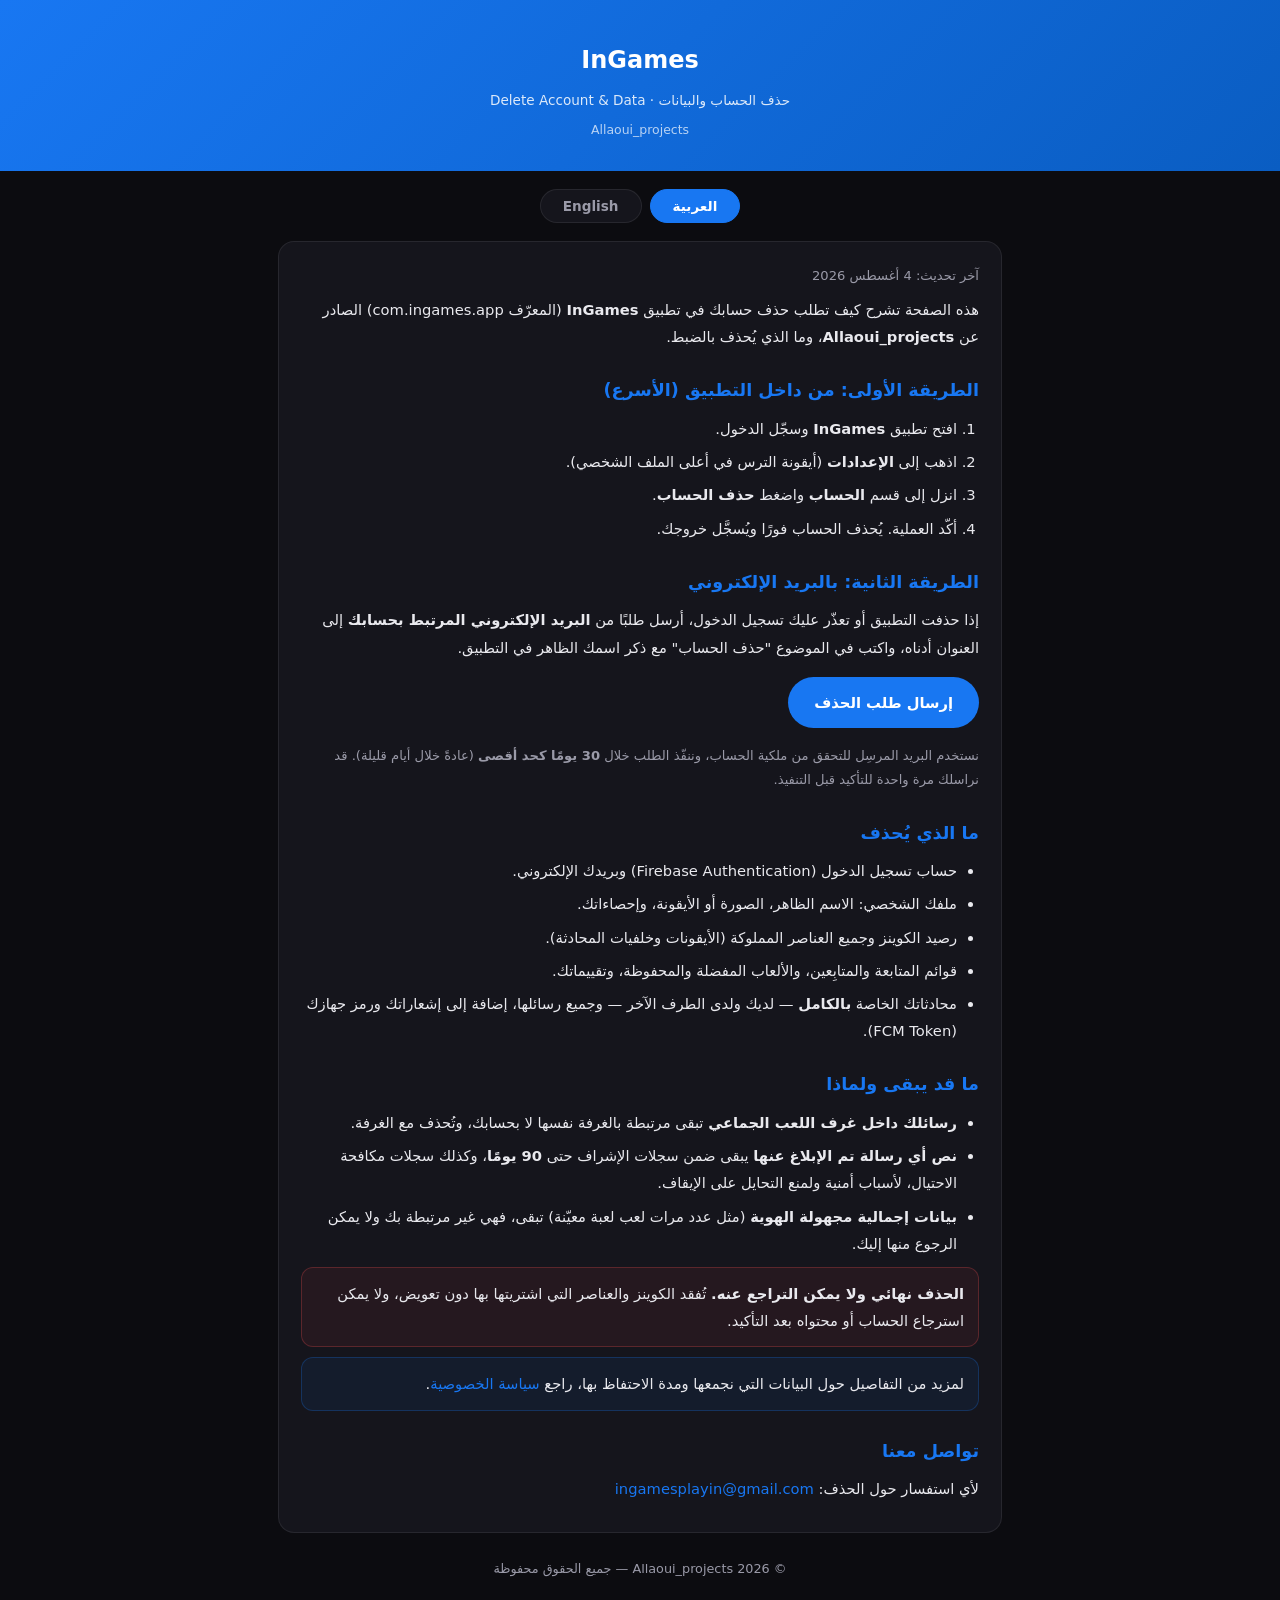
<file: delete-account.html>
<!DOCTYPE html>
<html lang="ar" dir="rtl">
<head>
<meta charset="UTF-8">
<meta name="viewport" content="width=device-width, initial-scale=1.0">
<title>حذف الحساب — InGames | Delete Account</title>
<link rel="icon" type="image/jpeg" href="assets/favicon.jpg">
<link rel="apple-touch-icon" href="assets/favicon.jpg">
<style>
  :root{
    --blue:#1877F2;
    --blue-dark:#0A5DC2;
    --bg:#0c0c10;
    --card:#15151c;
    --text:#e9e9ee;
    --muted:#9a9aa8;
    --border:rgba(255,255,255,.08);
    --danger:#E5484D;
  }
  *{margin:0;padding:0;box-sizing:border-box}
  body{
    background:var(--bg);
    color:var(--text);
    font-family:'Cairo','Segoe UI',system-ui,-apple-system,sans-serif;
    line-height:1.85;
    padding:0 0 60px;
  }
  .hero{
    background:linear-gradient(135deg,var(--blue),var(--blue-dark));
    padding:38px 22px 30px;
    text-align:center;
  }
  .hero h1{font-size:1.5rem;font-weight:800;color:#fff;margin-bottom:6px}
  .hero .sub{color:rgba(255,255,255,.85);font-size:.85rem}
  .hero .dev{color:rgba(255,255,255,.7);font-size:.78rem;margin-top:4px}
  .wrap{max-width:760px;margin:0 auto;padding:0 18px}
  .lang-toggle{display:flex;gap:8px;justify-content:center;margin:18px 0}
  .lang-toggle button{
    background:var(--card);color:var(--muted);border:1px solid var(--border);
    border-radius:999px;padding:8px 22px;font-family:inherit;font-size:.85rem;
    font-weight:700;cursor:pointer;transition:all .2s;
  }
  .lang-toggle button.active{background:var(--blue);color:#fff;border-color:var(--blue)}
  section.doc{display:none}
  section.doc.active{display:block}
  .card{
    background:var(--card);border:1px solid var(--border);
    border-radius:16px;padding:22px;margin-top:16px;
  }
  h2{font-size:1.1rem;color:var(--blue);font-weight:800;margin:24px 0 8px}
  h2:first-child{margin-top:0}
  p,li{color:var(--text);font-size:.92rem;margin-bottom:8px}
  ul,ol{padding-inline-start:22px;margin-bottom:8px}
  li{margin-bottom:6px}
  .muted{color:var(--muted);font-size:.82rem}
  .note{
    background:rgba(24,119,242,.08);border:1px solid rgba(24,119,242,.25);
    border-radius:12px;padding:12px 14px;margin:10px 0;
  }
  .warn{
    background:rgba(229,72,77,.08);border:1px solid rgba(229,72,77,.28);
    border-radius:12px;padding:12px 14px;margin:10px 0;
  }
  .note p:last-child,.warn p:last-child{margin-bottom:0}
  .btn{
    display:inline-block;background:var(--blue);color:#fff;font-weight:800;
    padding:12px 26px;border-radius:999px;margin:8px 0;font-size:.92rem;
  }
  .btn:hover{background:var(--blue-dark);text-decoration:none}
  a{color:var(--blue);text-decoration:none}
  a:hover{text-decoration:underline}
  .updated{text-align:center;color:var(--muted);font-size:.8rem;margin-top:24px}
  [dir="ltr"]{text-align:left}
</style>
</head>
<body>

<div class="hero">
  <h1>InGames</h1>
  <div class="sub">حذف الحساب والبيانات · Delete Account &amp; Data</div>
  <div class="dev">Allaoui_projects</div>
</div>

<div class="wrap">
  <div class="lang-toggle">
    <button id="btn-ar" class="active" onclick="setLang('ar')">العربية</button>
    <button id="btn-en" onclick="setLang('en')">English</button>
  </div>

  <!-- ════════════ ARABIC ════════════ -->
  <section class="doc active" id="doc-ar" dir="rtl">
    <div class="card">
      <p class="muted">آخر تحديث: 4 أغسطس 2026</p>
      <p>هذه الصفحة تشرح كيف تطلب حذف حسابك في تطبيق <strong>InGames</strong> (المعرّف <span dir="ltr">com.ingames.app</span>) الصادر عن <strong>Allaoui_projects</strong>، وما الذي يُحذف بالضبط.</p>

      <h2>الطريقة الأولى: من داخل التطبيق (الأسرع)</h2>
      <ol>
        <li>افتح تطبيق <strong>InGames</strong> وسجّل الدخول.</li>
        <li>اذهب إلى <strong>الإعدادات</strong> (أيقونة الترس في أعلى الملف الشخصي).</li>
        <li>انزل إلى قسم <strong>الحساب</strong> واضغط <strong>حذف الحساب</strong>.</li>
        <li>أكّد العملية. يُحذف الحساب فورًا ويُسجَّل خروجك.</li>
      </ol>

      <h2>الطريقة الثانية: بالبريد الإلكتروني</h2>
      <p>إذا حذفت التطبيق أو تعذّر عليك تسجيل الدخول، أرسل طلبًا من <strong>البريد الإلكتروني المرتبط بحسابك</strong> إلى العنوان أدناه، واكتب في الموضوع "حذف الحساب" مع ذكر اسمك الظاهر في التطبيق.</p>
      <p><a class="btn" href="mailto:ingamesplayin@gmail.com?subject=%D8%B7%D9%84%D8%A8%20%D8%AD%D8%B0%D9%81%20%D8%A7%D9%84%D8%AD%D8%B3%D8%A7%D8%A8%20-%20InGames">إرسال طلب الحذف</a></p>
      <p class="muted">نستخدم البريد المرسِل للتحقق من ملكية الحساب، وننفّذ الطلب خلال <strong>30 يومًا كحد أقصى</strong> (عادةً خلال أيام قليلة). قد نراسلك مرة واحدة للتأكيد قبل التنفيذ.</p>

      <h2>ما الذي يُحذف</h2>
      <ul>
        <li>حساب تسجيل الدخول (Firebase Authentication) وبريدك الإلكتروني.</li>
        <li>ملفك الشخصي: الاسم الظاهر، الصورة أو الأيقونة، وإحصاءاتك.</li>
        <li>رصيد الكوينز وجميع العناصر المملوكة (الأيقونات وخلفيات المحادثة).</li>
        <li>قوائم المتابعة والمتابِعين، والألعاب المفضلة والمحفوظة، وتقييماتك.</li>
        <li>محادثاتك الخاصة <strong>بالكامل</strong> — لديك ولدى الطرف الآخر — وجميع رسائلها، إضافة إلى إشعاراتك ورمز جهازك (FCM Token).</li>
      </ul>

      <h2>ما قد يبقى ولماذا</h2>
      <ul>
        <li><strong>رسائلك داخل غرف اللعب الجماعي</strong> تبقى مرتبطة بالغرفة نفسها لا بحسابك، وتُحذف مع الغرفة.</li>
        <li><strong>نص أي رسالة تم الإبلاغ عنها</strong> يبقى ضمن سجلات الإشراف حتى <strong>90 يومًا</strong>، وكذلك سجلات مكافحة الاحتيال، لأسباب أمنية ولمنع التحايل على الإيقاف.</li>
        <li><strong>بيانات إجمالية مجهولة الهوية</strong> (مثل عدد مرات لعب لعبة معيّنة) تبقى، فهي غير مرتبطة بك ولا يمكن الرجوع منها إليك.</li>
      </ul>

      <div class="warn">
        <p><strong>الحذف نهائي ولا يمكن التراجع عنه.</strong> تُفقد الكوينز والعناصر التي اشتريتها بها دون تعويض، ولا يمكن استرجاع الحساب أو محتواه بعد التأكيد.</p>
      </div>

      <div class="note">
        <p>لمزيد من التفاصيل حول البيانات التي نجمعها ومدة الاحتفاظ بها، راجع <a href="privacy.html">سياسة الخصوصية</a>.</p>
      </div>

      <h2>تواصل معنا</h2>
      <p>لأي استفسار حول الحذف: <a href="mailto:ingamesplayin@gmail.com">ingamesplayin@gmail.com</a></p>
    </div>
    <p class="updated">© 2026 Allaoui_projects — جميع الحقوق محفوظة</p>
  </section>

  <!-- ════════════ ENGLISH ════════════ -->
  <section class="doc" id="doc-en" dir="ltr">
    <div class="card">
      <p class="muted">Last updated: August 4, 2026</p>
      <p>This page explains how to request deletion of your account in the <strong>InGames</strong> app (package <span dir="ltr">com.ingames.app</span>) published by <strong>Allaoui_projects</strong>, and exactly what gets deleted.</p>

      <h2>Option 1: Inside the app (fastest)</h2>
      <ol>
        <li>Open <strong>InGames</strong> and sign in.</li>
        <li>Go to <strong>Settings</strong> (the gear icon at the top of your profile).</li>
        <li>Scroll to the <strong>Account</strong> section and tap <strong>Delete Account</strong>.</li>
        <li>Confirm. The account is deleted immediately and you are signed out.</li>
      </ol>

      <h2>Option 2: By email</h2>
      <p>If you have uninstalled the app or cannot sign in, send a request <strong>from the email address linked to your account</strong> to the address below, with "Delete Account" as the subject and your in-app display name in the body.</p>
      <p><a class="btn" href="mailto:ingamesplayin@gmail.com?subject=Delete%20Account%20Request%20-%20InGames">Send a deletion request</a></p>
      <p class="muted">We use the sending address to verify ownership and complete the request within <strong>30 days at most</strong> (usually within a few days). We may email you once to confirm before proceeding.</p>

      <h2>What is deleted</h2>
      <ul>
        <li>Your sign-in account (Firebase Authentication) and email address.</li>
        <li>Your profile: display name, photo or avatar, and stats.</li>
        <li>Your coin balance and every owned item (profile icons and chat backgrounds).</li>
        <li>Follower/following lists, liked and saved games, and your ratings.</li>
        <li>Your private conversations <strong>in full</strong> — your copy and the other person's — and every message in them, plus your notifications and device token (FCM token).</li>
      </ul>

      <h2>What may remain, and why</h2>
      <ul>
        <li><strong>Messages you posted in multiplayer game rooms</strong> belong to the room rather than to your account, and are removed with the room.</li>
        <li><strong>The text of any message that was reported</strong> stays in the moderation records for up to <strong>90 days</strong>, as do anti-fraud logs, for security reasons and to prevent ban evasion.</li>
        <li><strong>Aggregate, non-identifying data</strong> (such as how many times a game was played) remains, as it is not linked to you and cannot be traced back to you.</li>
      </ul>

      <div class="warn">
        <p><strong>Deletion is permanent and cannot be undone.</strong> Coins and any items bought with them are lost without compensation, and the account and its content cannot be restored after you confirm.</p>
      </div>

      <div class="note">
        <p>For details on what we collect and how long we keep it, see the <a href="privacy.html">Privacy Policy</a>.</p>
      </div>

      <h2>Contact Us</h2>
      <p>For any question about deletion: <a href="mailto:ingamesplayin@gmail.com">ingamesplayin@gmail.com</a></p>
    </div>
    <p class="updated">© 2026 Allaoui_projects — All rights reserved</p>
  </section>
</div>

<script>
  function setLang(lang){
    document.getElementById('doc-ar').classList.toggle('active', lang==='ar');
    document.getElementById('doc-en').classList.toggle('active', lang==='en');
    document.getElementById('btn-ar').classList.toggle('active', lang==='ar');
    document.getElementById('btn-en').classList.toggle('active', lang==='en');
    document.documentElement.lang = lang;
    document.documentElement.dir = lang==='ar' ? 'rtl' : 'ltr';
  }
</script>
</body>
</html>
</file>
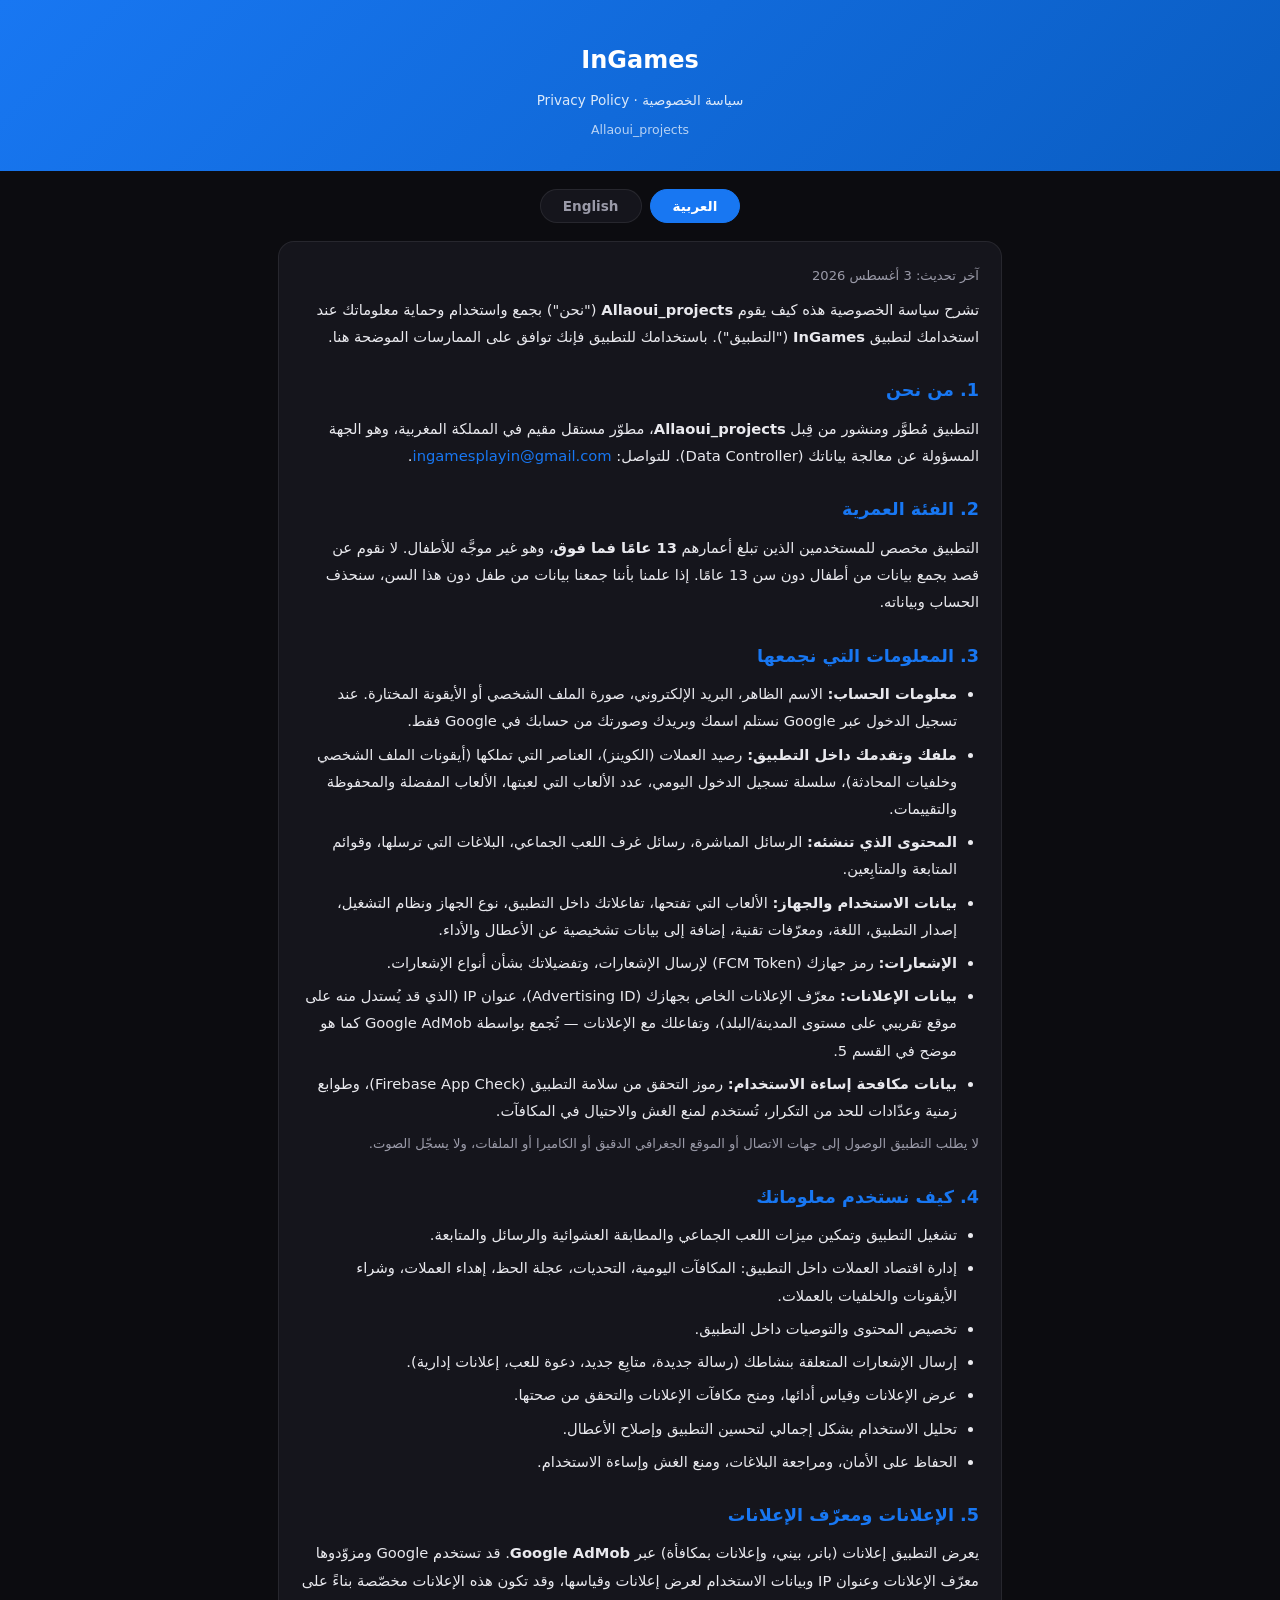
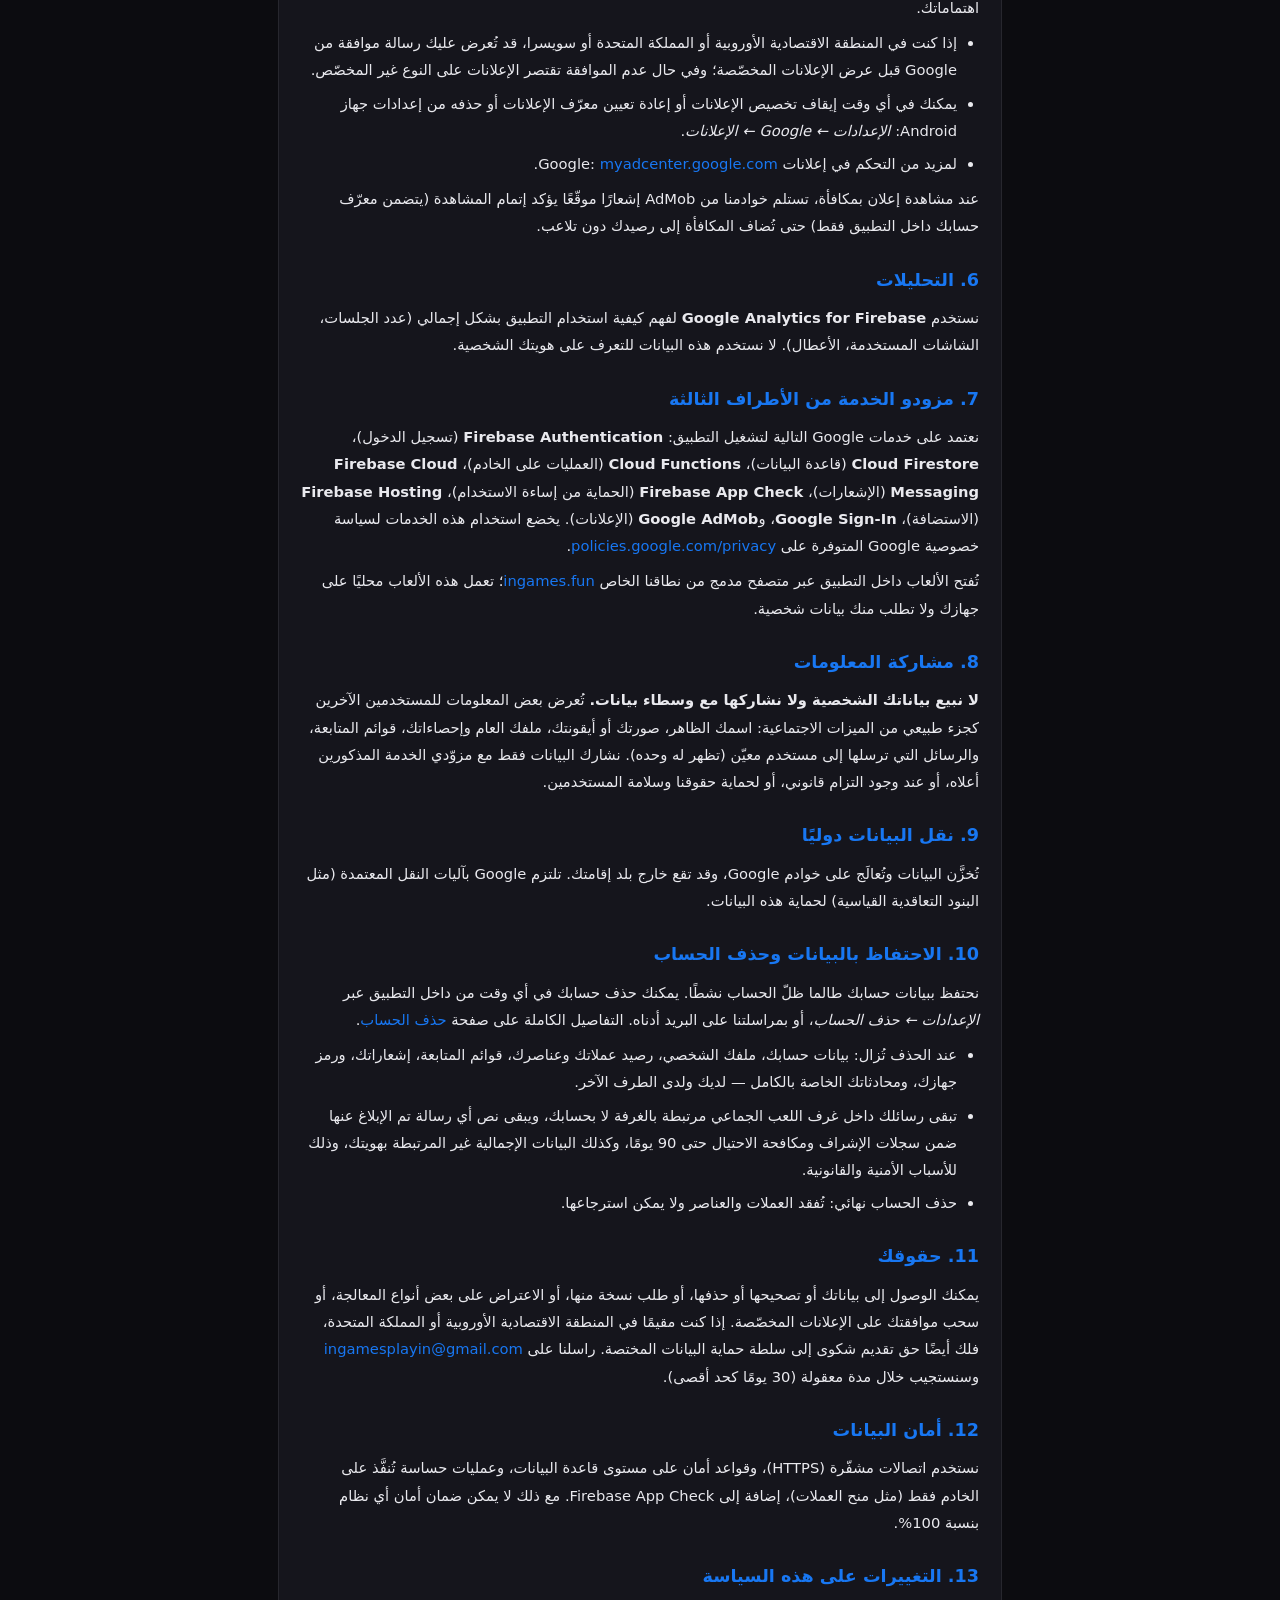
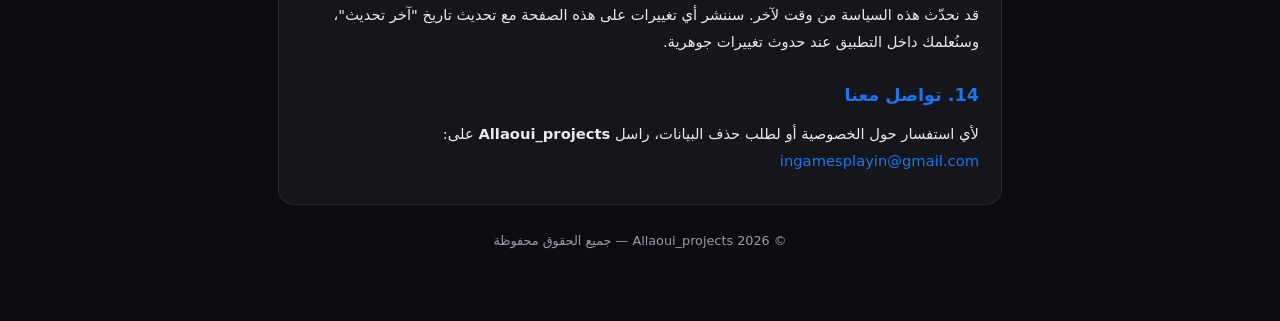
<file: privacy.html>
<!DOCTYPE html>
<html lang="ar" dir="rtl">
<head>
<meta charset="UTF-8">
<meta name="viewport" content="width=device-width, initial-scale=1.0">
<title>سياسة الخصوصية — InGames | Privacy Policy</title>
<link rel="icon" type="image/jpeg" href="assets/favicon.jpg">
<link rel="apple-touch-icon" href="assets/favicon.jpg">
<style>
  :root{
    --blue:#1877F2;
    --blue-dark:#0A5DC2;
    --bg:#0c0c10;
    --card:#15151c;
    --text:#e9e9ee;
    --muted:#9a9aa8;
    --border:rgba(255,255,255,.08);
  }
  *{margin:0;padding:0;box-sizing:border-box}
  body{
    background:var(--bg);
    color:var(--text);
    font-family:'Cairo','Segoe UI',system-ui,-apple-system,sans-serif;
    line-height:1.85;
    padding:0 0 60px;
  }
  .hero{
    background:linear-gradient(135deg,var(--blue),var(--blue-dark));
    padding:38px 22px 30px;
    text-align:center;
  }
  .hero h1{font-size:1.5rem;font-weight:800;color:#fff;margin-bottom:6px}
  .hero .sub{color:rgba(255,255,255,.85);font-size:.85rem}
  .hero .dev{color:rgba(255,255,255,.7);font-size:.78rem;margin-top:4px}
  .wrap{max-width:760px;margin:0 auto;padding:0 18px}
  .lang-toggle{display:flex;gap:8px;justify-content:center;margin:18px 0}
  .lang-toggle button{
    background:var(--card);color:var(--muted);border:1px solid var(--border);
    border-radius:999px;padding:8px 22px;font-family:inherit;font-size:.85rem;
    font-weight:700;cursor:pointer;transition:all .2s;
  }
  .lang-toggle button.active{background:var(--blue);color:#fff;border-color:var(--blue)}
  section.doc{display:none}
  section.doc.active{display:block}
  .card{
    background:var(--card);border:1px solid var(--border);
    border-radius:16px;padding:22px;margin-top:16px;
  }
  h2{font-size:1.1rem;color:var(--blue);font-weight:800;margin:24px 0 8px}
  h2:first-child{margin-top:0}
  p,li{color:var(--text);font-size:.92rem;margin-bottom:8px}
  ul{padding-inline-start:22px;margin-bottom:8px}
  li{margin-bottom:6px}
  .muted{color:var(--muted);font-size:.82rem}
  .note{
    background:rgba(24,119,242,.08);border:1px solid rgba(24,119,242,.25);
    border-radius:12px;padding:12px 14px;margin:10px 0;
  }
  .note p:last-child{margin-bottom:0}
  a{color:var(--blue);text-decoration:none}
  a:hover{text-decoration:underline}
  .updated{text-align:center;color:var(--muted);font-size:.8rem;margin-top:24px}
  [dir="ltr"]{text-align:left}
</style>
</head>
<body>

<div class="hero">
  <h1>InGames</h1>
  <div class="sub">سياسة الخصوصية · Privacy Policy</div>
  <div class="dev">Allaoui_projects</div>
</div>

<div class="wrap">
  <div class="lang-toggle">
    <button id="btn-ar" class="active" onclick="setLang('ar')">العربية</button>
    <button id="btn-en" onclick="setLang('en')">English</button>
  </div>

  <!-- ════════════ ARABIC ════════════ -->
  <section class="doc active" id="doc-ar" dir="rtl">
    <div class="card">
      <p class="muted">آخر تحديث: 3 أغسطس 2026</p>
      <p>تشرح سياسة الخصوصية هذه كيف يقوم <strong>Allaoui_projects</strong> ("نحن") بجمع واستخدام وحماية معلوماتك عند استخدامك لتطبيق <strong>InGames</strong> ("التطبيق"). باستخدامك للتطبيق فإنك توافق على الممارسات الموضحة هنا.</p>

      <h2>1. من نحن</h2>
      <p>التطبيق مُطوَّر ومنشور من قِبل <strong>Allaoui_projects</strong>، مطوّر مستقل مقيم في المملكة المغربية، وهو الجهة المسؤولة عن معالجة بياناتك (Data Controller). للتواصل: <a href="mailto:ingamesplayin@gmail.com">ingamesplayin@gmail.com</a>.</p>

      <h2>2. الفئة العمرية</h2>
      <p>التطبيق مخصص للمستخدمين الذين تبلغ أعمارهم <strong>13 عامًا فما فوق</strong>، وهو غير موجَّه للأطفال. لا نقوم عن قصد بجمع بيانات من أطفال دون سن 13 عامًا. إذا علمنا بأننا جمعنا بيانات من طفل دون هذا السن، سنحذف الحساب وبياناته.</p>

      <h2>3. المعلومات التي نجمعها</h2>
      <ul>
        <li><strong>معلومات الحساب:</strong> الاسم الظاهر، البريد الإلكتروني، صورة الملف الشخصي أو الأيقونة المختارة. عند تسجيل الدخول عبر Google نستلم اسمك وبريدك وصورتك من حسابك في Google فقط.</li>
        <li><strong>ملفك وتقدمك داخل التطبيق:</strong> رصيد العملات (الكوينز)، العناصر التي تملكها (أيقونات الملف الشخصي وخلفيات المحادثة)، سلسلة تسجيل الدخول اليومي، عدد الألعاب التي لعبتها، الألعاب المفضلة والمحفوظة والتقييمات.</li>
        <li><strong>المحتوى الذي تنشئه:</strong> الرسائل المباشرة، رسائل غرف اللعب الجماعي، البلاغات التي ترسلها، وقوائم المتابعة والمتابِعين.</li>
        <li><strong>بيانات الاستخدام والجهاز:</strong> الألعاب التي تفتحها، تفاعلاتك داخل التطبيق، نوع الجهاز ونظام التشغيل، إصدار التطبيق، اللغة، ومعرّفات تقنية، إضافة إلى بيانات تشخيصية عن الأعطال والأداء.</li>
        <li><strong>الإشعارات:</strong> رمز جهازك (FCM Token) لإرسال الإشعارات، وتفضيلاتك بشأن أنواع الإشعارات.</li>
        <li><strong>بيانات الإعلانات:</strong> معرّف الإعلانات الخاص بجهازك (Advertising ID)، عنوان IP (الذي قد يُستدل منه على موقع تقريبي على مستوى المدينة/البلد)، وتفاعلك مع الإعلانات — تُجمع بواسطة Google AdMob كما هو موضح في القسم 5.</li>
        <li><strong>بيانات مكافحة إساءة الاستخدام:</strong> رموز التحقق من سلامة التطبيق (Firebase App Check)، وطوابع زمنية وعدّادات للحد من التكرار، تُستخدم لمنع الغش والاحتيال في المكافآت.</li>
      </ul>
      <p class="muted">لا يطلب التطبيق الوصول إلى جهات الاتصال أو الموقع الجغرافي الدقيق أو الكاميرا أو الملفات، ولا يسجّل الصوت.</p>

      <h2>4. كيف نستخدم معلوماتك</h2>
      <ul>
        <li>تشغيل التطبيق وتمكين ميزات اللعب الجماعي والمطابقة العشوائية والرسائل والمتابعة.</li>
        <li>إدارة اقتصاد العملات داخل التطبيق: المكافآت اليومية، التحديات، عجلة الحظ، إهداء العملات، وشراء الأيقونات والخلفيات بالعملات.</li>
        <li>تخصيص المحتوى والتوصيات داخل التطبيق.</li>
        <li>إرسال الإشعارات المتعلقة بنشاطك (رسالة جديدة، متابِع جديد، دعوة للعب، إعلانات إدارية).</li>
        <li>عرض الإعلانات وقياس أدائها، ومنح مكافآت الإعلانات والتحقق من صحتها.</li>
        <li>تحليل الاستخدام بشكل إجمالي لتحسين التطبيق وإصلاح الأعطال.</li>
        <li>الحفاظ على الأمان، ومراجعة البلاغات، ومنع الغش وإساءة الاستخدام.</li>
      </ul>

      <h2>5. الإعلانات ومعرّف الإعلانات</h2>
      <p>يعرض التطبيق إعلانات (بانر، بيني، وإعلانات بمكافأة) عبر <strong>Google AdMob</strong>. قد تستخدم Google ومزوّدوها معرّف الإعلانات وعنوان IP وبيانات الاستخدام لعرض إعلانات وقياسها، وقد تكون هذه الإعلانات مخصّصة بناءً على اهتماماتك.</p>
      <ul>
        <li>إذا كنت في المنطقة الاقتصادية الأوروبية أو المملكة المتحدة أو سويسرا، قد تُعرض عليك رسالة موافقة من Google قبل عرض الإعلانات المخصّصة؛ وفي حال عدم الموافقة تقتصر الإعلانات على النوع غير المخصّص.</li>
        <li>يمكنك في أي وقت إيقاف تخصيص الإعلانات أو إعادة تعيين معرّف الإعلانات أو حذفه من إعدادات جهاز Android: <em>الإعدادات ← Google ← الإعلانات</em>.</li>
        <li>لمزيد من التحكم في إعلانات Google: <a href="https://myadcenter.google.com" target="_blank" rel="noopener">myadcenter.google.com</a>.</li>
      </ul>
      <p>عند مشاهدة إعلان بمكافأة، تستلم خوادمنا من AdMob إشعارًا موقّعًا يؤكد إتمام المشاهدة (يتضمن معرّف حسابك داخل التطبيق فقط) حتى تُضاف المكافأة إلى رصيدك دون تلاعب.</p>

      <h2>6. التحليلات</h2>
      <p>نستخدم <strong>Google Analytics for Firebase</strong> لفهم كيفية استخدام التطبيق بشكل إجمالي (عدد الجلسات، الشاشات المستخدمة، الأعطال). لا نستخدم هذه البيانات للتعرف على هويتك الشخصية.</p>

      <h2>7. مزودو الخدمة من الأطراف الثالثة</h2>
      <p>نعتمد على خدمات Google التالية لتشغيل التطبيق: <strong>Firebase Authentication</strong> (تسجيل الدخول)، <strong>Cloud Firestore</strong> (قاعدة البيانات)، <strong>Cloud Functions</strong> (العمليات على الخادم)، <strong>Firebase Cloud Messaging</strong> (الإشعارات)، <strong>Firebase App Check</strong> (الحماية من إساءة الاستخدام)، <strong>Firebase Hosting</strong> (الاستضافة)، <strong>Google Sign-In</strong>، و<strong>Google AdMob</strong> (الإعلانات). يخضع استخدام هذه الخدمات لسياسة خصوصية Google المتوفرة على <a href="https://policies.google.com/privacy" target="_blank" rel="noopener">policies.google.com/privacy</a>.</p>
      <p>تُفتح الألعاب داخل التطبيق عبر متصفح مدمج من نطاقنا الخاص <a href="https://ingames.fun" target="_blank" rel="noopener">ingames.fun</a>؛ تعمل هذه الألعاب محليًا على جهازك ولا تطلب منك بيانات شخصية.</p>

      <h2>8. مشاركة المعلومات</h2>
      <p><strong>لا نبيع بياناتك الشخصية ولا نشاركها مع وسطاء بيانات.</strong> تُعرض بعض المعلومات للمستخدمين الآخرين كجزء طبيعي من الميزات الاجتماعية: اسمك الظاهر، صورتك أو أيقونتك، ملفك العام وإحصاءاتك، قوائم المتابعة، والرسائل التي ترسلها إلى مستخدم معيّن (تظهر له وحده). نشارك البيانات فقط مع مزوّدي الخدمة المذكورين أعلاه، أو عند وجود التزام قانوني، أو لحماية حقوقنا وسلامة المستخدمين.</p>

      <h2>9. نقل البيانات دوليًا</h2>
      <p>تُخزَّن البيانات وتُعالَج على خوادم Google، وقد تقع خارج بلد إقامتك. تلتزم Google بآليات النقل المعتمدة (مثل البنود التعاقدية القياسية) لحماية هذه البيانات.</p>

      <h2>10. الاحتفاظ بالبيانات وحذف الحساب</h2>
      <p>نحتفظ ببيانات حسابك طالما ظلّ الحساب نشطًا. يمكنك حذف حسابك في أي وقت من داخل التطبيق عبر <em>الإعدادات ← حذف الحساب</em>، أو بمراسلتنا على البريد أدناه. التفاصيل الكاملة على صفحة <a href="delete-account.html">حذف الحساب</a>.</p>
      <ul>
        <li>عند الحذف تُزال: بيانات حسابك، ملفك الشخصي، رصيد عملاتك وعناصرك، قوائم المتابعة، إشعاراتك، ورمز جهازك، ومحادثاتك الخاصة بالكامل — لديك ولدى الطرف الآخر.</li>
        <li>تبقى رسائلك داخل غرف اللعب الجماعي مرتبطة بالغرفة لا بحسابك، ويبقى نص أي رسالة تم الإبلاغ عنها ضمن سجلات الإشراف ومكافحة الاحتيال حتى 90 يومًا، وكذلك البيانات الإجمالية غير المرتبطة بهويتك، وذلك للأسباب الأمنية والقانونية.</li>
        <li>حذف الحساب نهائي: تُفقد العملات والعناصر ولا يمكن استرجاعها.</li>
      </ul>

      <h2>11. حقوقك</h2>
      <p>يمكنك الوصول إلى بياناتك أو تصحيحها أو حذفها، أو طلب نسخة منها، أو الاعتراض على بعض أنواع المعالجة، أو سحب موافقتك على الإعلانات المخصّصة. إذا كنت مقيمًا في المنطقة الاقتصادية الأوروبية أو المملكة المتحدة، فلك أيضًا حق تقديم شكوى إلى سلطة حماية البيانات المختصة. راسلنا على <a href="mailto:ingamesplayin@gmail.com">ingamesplayin@gmail.com</a> وسنستجيب خلال مدة معقولة (30 يومًا كحد أقصى).</p>

      <h2>12. أمان البيانات</h2>
      <p>نستخدم اتصالات مشفّرة (HTTPS)، وقواعد أمان على مستوى قاعدة البيانات، وعمليات حساسة تُنفَّذ على الخادم فقط (مثل منح العملات)، إضافة إلى Firebase App Check. مع ذلك لا يمكن ضمان أمان أي نظام بنسبة 100%.</p>

      <h2>13. التغييرات على هذه السياسة</h2>
      <p>قد نحدّث هذه السياسة من وقت لآخر. سننشر أي تغييرات على هذه الصفحة مع تحديث تاريخ "آخر تحديث"، وسنُعلمك داخل التطبيق عند حدوث تغييرات جوهرية.</p>

      <h2>14. تواصل معنا</h2>
      <p>لأي استفسار حول الخصوصية أو لطلب حذف البيانات، راسل <strong>Allaoui_projects</strong> على: <a href="mailto:ingamesplayin@gmail.com">ingamesplayin@gmail.com</a></p>
    </div>
    <p class="updated">© 2026 Allaoui_projects — جميع الحقوق محفوظة</p>
  </section>

  <!-- ════════════ ENGLISH ════════════ -->
  <section class="doc" id="doc-en" dir="ltr">
    <div class="card">
      <p class="muted">Last updated: August 3, 2026</p>
      <p>This Privacy Policy explains how <strong>Allaoui_projects</strong> ("we", "us") collects, uses, and protects your information when you use the <strong>InGames</strong> application ("the App"). By using the App, you agree to the practices described here.</p>

      <h2>1. Who We Are</h2>
      <p>The App is developed and published by <strong>Allaoui_projects</strong>, an independent developer based in the Kingdom of Morocco, who is the data controller for your information. Contact: <a href="mailto:ingamesplayin@gmail.com">ingamesplayin@gmail.com</a>.</p>

      <h2>2. Age Requirement</h2>
      <p>The App is intended for users aged <strong>13 and older</strong> and is not directed to children. We do not knowingly collect data from children under 13. If we learn that we have collected data from a child under 13, we will delete the account and its data.</p>

      <h2>3. Information We Collect</h2>
      <ul>
        <li><strong>Account information:</strong> display name, email address, profile photo or chosen avatar icon. When you sign in with Google, we receive only your name, email, and photo from your Google account.</li>
        <li><strong>Profile and in-app progress:</strong> coin balance, items you own (profile icons and chat backgrounds), daily check-in streak, number of games played, liked and saved games, and ratings.</li>
        <li><strong>Content you create:</strong> direct messages, multiplayer room chat, reports you submit, and your follower/following lists.</li>
        <li><strong>Usage and device data:</strong> games you open, in-app interactions, device model and OS, app version, language, technical identifiers, and diagnostic data about crashes and performance.</li>
        <li><strong>Notifications:</strong> your device token (FCM token) used to deliver notifications, and your notification preferences.</li>
        <li><strong>Advertising data:</strong> your device's Advertising ID, IP address (from which an approximate city/country-level location may be inferred), and your interactions with ads — collected by Google AdMob as described in Section 5.</li>
        <li><strong>Anti-abuse data:</strong> app integrity tokens (Firebase App Check) plus timestamps and rate-limit counters, used to prevent cheating and reward fraud.</li>
      </ul>
      <p class="muted">The App does not request access to your contacts, precise location, camera, or files, and does not record audio.</p>

      <h2>4. How We Use Your Information</h2>
      <ul>
        <li>To operate the App and enable multiplayer, random matchmaking, messaging, and follow features.</li>
        <li>To run the in-app coin economy: daily rewards, challenges, the reward wheel, coin gifting, and purchases of icons and backgrounds with coins.</li>
        <li>To personalize in-app content and recommendations.</li>
        <li>To send activity-related notifications (new message, new follower, game invite, admin announcements).</li>
        <li>To serve and measure ads, and to grant and verify ad rewards.</li>
        <li>To analyze usage in aggregate so we can improve the App and fix crashes.</li>
        <li>To maintain safety, review reports, and prevent cheating and abuse.</li>
      </ul>

      <h2>5. Advertising and the Advertising ID</h2>
      <p>The App shows ads (banner, interstitial, and rewarded) through <strong>Google AdMob</strong>. Google and its partners may use your Advertising ID, IP address, and usage data to serve and measure ads, and those ads may be personalized to your interests.</p>
      <ul>
        <li>If you are in the EEA, the UK, or Switzerland, Google may present a consent message before personalized ads are served; where consent is not given, ads are limited to non-personalized ads.</li>
        <li>You can opt out of ads personalization, or reset or delete your Advertising ID, at any time in your Android settings: <em>Settings → Google → Ads</em>.</li>
        <li>For more control over Google ads: <a href="https://myadcenter.google.com" target="_blank" rel="noopener">myadcenter.google.com</a>.</li>
      </ul>
      <p>When you watch a rewarded ad, our servers receive a signed callback from AdMob confirming completion (containing only your in-app account identifier) so the reward can be credited without tampering.</p>

      <h2>6. Analytics</h2>
      <p>We use <strong>Google Analytics for Firebase</strong> to understand in aggregate how the App is used (sessions, screens used, crashes). We do not use this data to identify you personally.</p>

      <h2>7. Third-Party Service Providers</h2>
      <p>We rely on the following Google services to run the App: <strong>Firebase Authentication</strong> (sign-in), <strong>Cloud Firestore</strong> (database), <strong>Cloud Functions</strong> (server-side operations), <strong>Firebase Cloud Messaging</strong> (notifications), <strong>Firebase App Check</strong> (abuse protection), <strong>Firebase Hosting</strong>, <strong>Google Sign-In</strong>, and <strong>Google AdMob</strong> (advertising). Use of these services is subject to Google's Privacy Policy at <a href="https://policies.google.com/privacy" target="_blank" rel="noopener">policies.google.com/privacy</a>.</p>
      <p>Games open inside the App in an embedded browser from our own domain <a href="https://ingames.fun" target="_blank" rel="noopener">ingames.fun</a>; they run locally on your device and do not ask you for personal data.</p>

      <h2>8. Sharing of Information</h2>
      <p><strong>We do not sell your personal data and we do not share it with data brokers.</strong> Some information is visible to other users as a normal part of the social features: your display name, photo or avatar, public profile and stats, follow lists, and messages you send to a specific user (visible to that user only). We share data only with the service providers listed above, where legally required, or to protect our rights and user safety.</p>

      <h2>9. International Data Transfers</h2>
      <p>Data is stored and processed on Google servers, which may be located outside your country of residence. Google relies on approved transfer mechanisms (such as Standard Contractual Clauses) to protect that data.</p>

      <h2>10. Data Retention and Account Deletion</h2>
      <p>We keep your account data for as long as your account remains active. You can delete your account at any time from inside the App via <em>Settings → Delete Account</em>, or by emailing us at the address below. Full details are on the <a href="delete-account.html">Delete Account</a> page.</p>
      <ul>
        <li>Deletion removes: your account record, profile, coin balance and owned items, follow lists, notifications, your device token, and your private conversations in full — your copy and the other person's.</li>
        <li>Messages you posted in multiplayer rooms stay with the room rather than your account, and the text of any reported message is retained in moderation and anti-fraud records for up to 90 days, as is aggregate non-identifying data, for security and legal reasons.</li>
        <li>Deletion is permanent: coins and items are lost and cannot be restored.</li>
      </ul>

      <h2>11. Your Rights</h2>
      <p>You may access, correct, or delete your data, request a copy of it, object to certain processing, or withdraw your consent to personalized ads. If you are in the EEA or UK, you also have the right to lodge a complaint with your data protection authority. Contact us at <a href="mailto:ingamesplayin@gmail.com">ingamesplayin@gmail.com</a> and we will respond within a reasonable time (no later than 30 days).</p>

      <h2>12. Data Security</h2>
      <p>We use encrypted connections (HTTPS), database-level security rules, server-only handling of sensitive operations (such as granting coins), and Firebase App Check. Even so, no system can be guaranteed 100% secure.</p>

      <h2>13. Changes to This Policy</h2>
      <p>We may update this Policy from time to time. Any changes will be posted on this page with an updated "Last updated" date, and we will notify you in the App if the changes are material.</p>

      <h2>14. Contact Us</h2>
      <p>For any privacy question or a data deletion request, contact <strong>Allaoui_projects</strong> at: <a href="mailto:ingamesplayin@gmail.com">ingamesplayin@gmail.com</a></p>
    </div>
    <p class="updated">© 2026 Allaoui_projects — All rights reserved</p>
  </section>
</div>

<script>
  function setLang(lang){
    document.getElementById('doc-ar').classList.toggle('active', lang==='ar');
    document.getElementById('doc-en').classList.toggle('active', lang==='en');
    document.getElementById('btn-ar').classList.toggle('active', lang==='ar');
    document.getElementById('btn-en').classList.toggle('active', lang==='en');
    document.documentElement.lang = lang;
    document.documentElement.dir = lang==='ar' ? 'rtl' : 'ltr';
  }
</script>
</body>
</html>
</file>
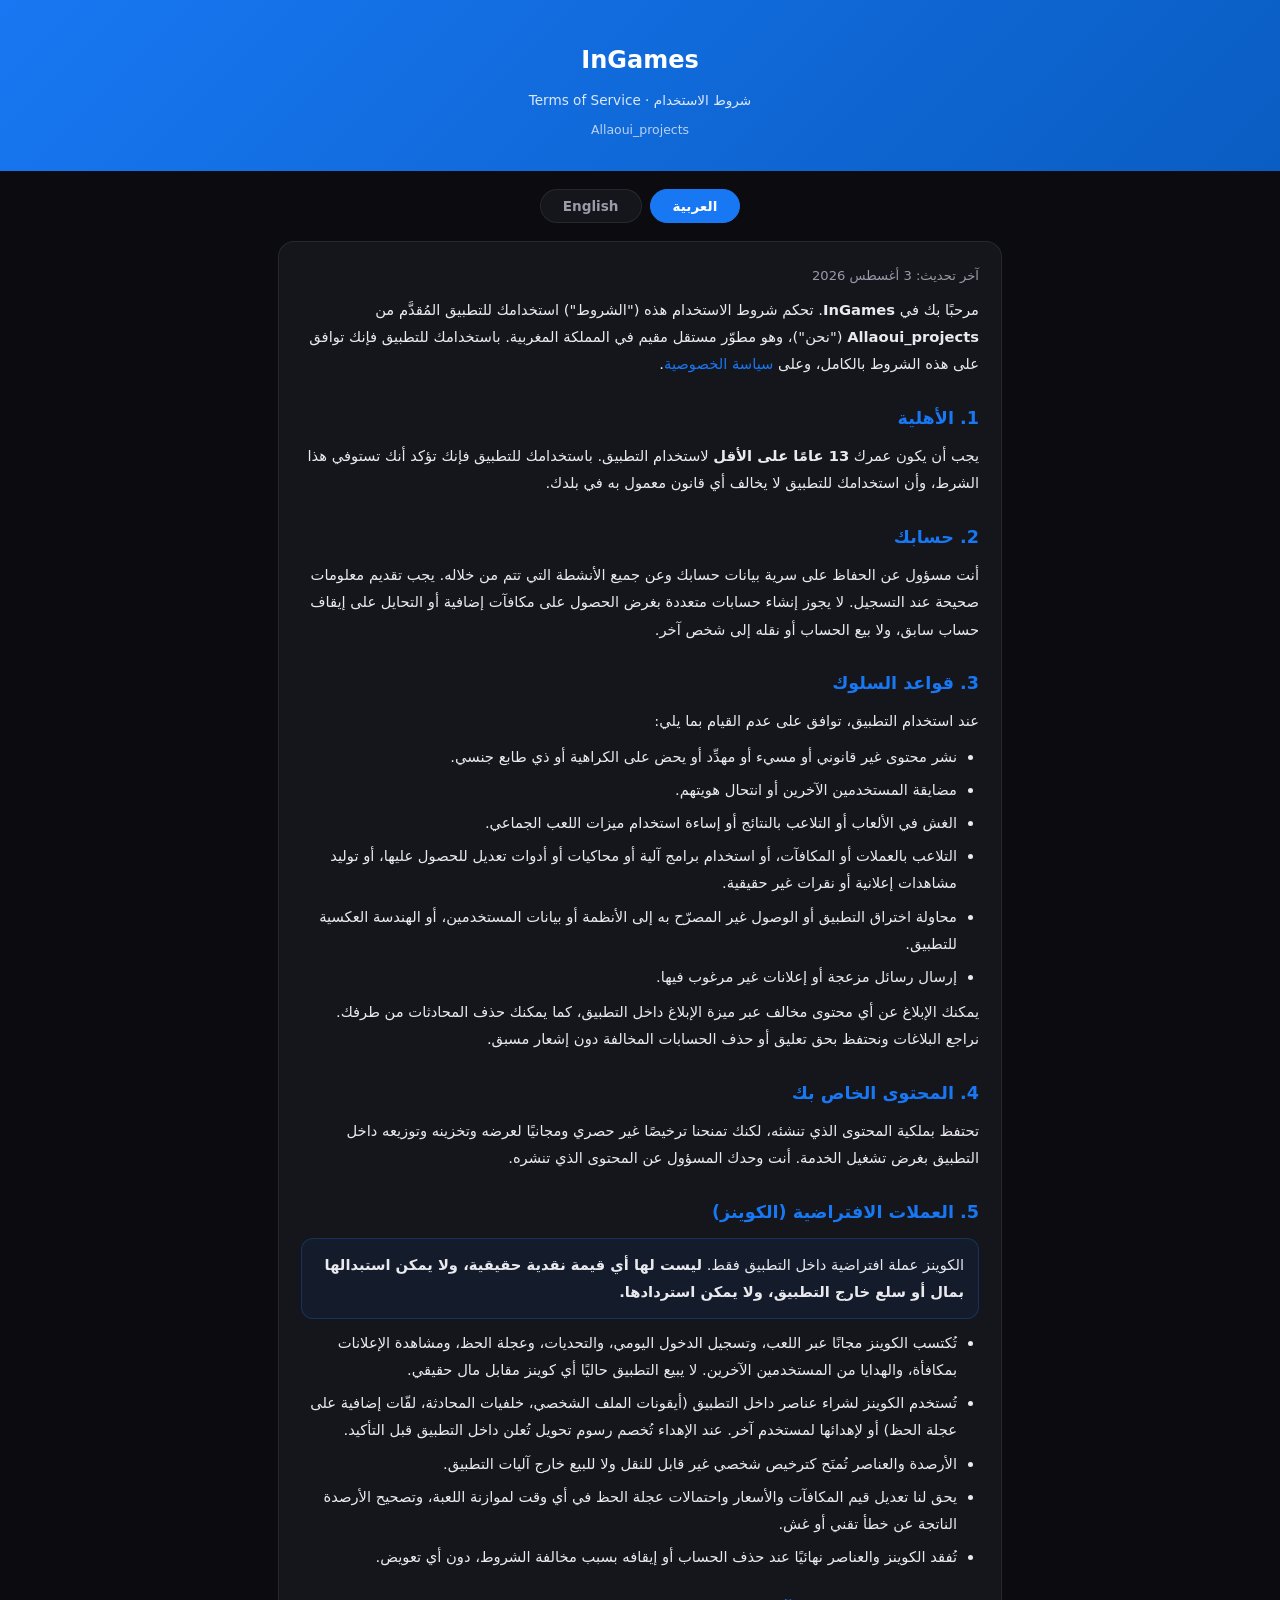
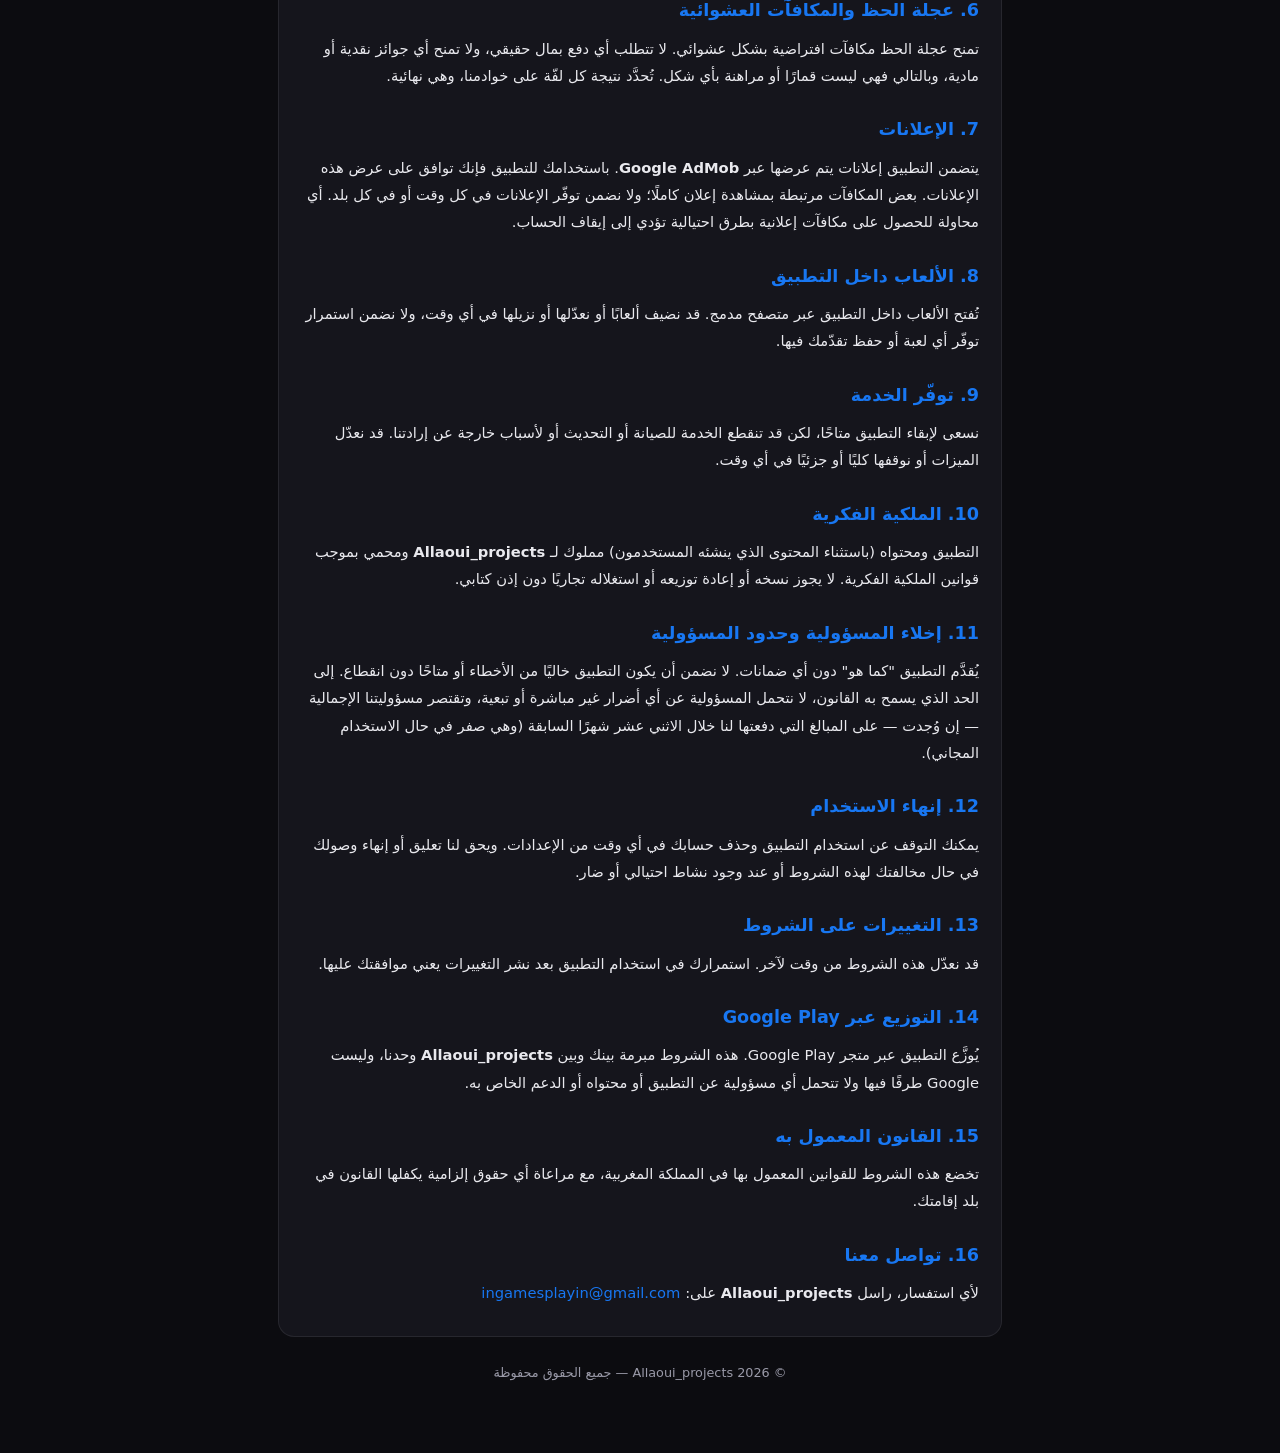
<file: terms.html>
<!DOCTYPE html>
<html lang="ar" dir="rtl">
<head>
<meta charset="UTF-8">
<meta name="viewport" content="width=device-width, initial-scale=1.0">
<title>شروط الاستخدام — InGames | Terms of Service</title>
<link rel="icon" type="image/jpeg" href="assets/favicon.jpg">
<link rel="apple-touch-icon" href="assets/favicon.jpg">
<style>
  :root{
    --blue:#1877F2;
    --blue-dark:#0A5DC2;
    --bg:#0c0c10;
    --card:#15151c;
    --text:#e9e9ee;
    --muted:#9a9aa8;
    --border:rgba(255,255,255,.08);
  }
  *{margin:0;padding:0;box-sizing:border-box}
  body{
    background:var(--bg);
    color:var(--text);
    font-family:'Cairo','Segoe UI',system-ui,-apple-system,sans-serif;
    line-height:1.85;
    padding:0 0 60px;
  }
  .hero{
    background:linear-gradient(135deg,var(--blue),var(--blue-dark));
    padding:38px 22px 30px;
    text-align:center;
  }
  .hero h1{font-size:1.5rem;font-weight:800;color:#fff;margin-bottom:6px}
  .hero .sub{color:rgba(255,255,255,.85);font-size:.85rem}
  .hero .dev{color:rgba(255,255,255,.7);font-size:.78rem;margin-top:4px}
  .wrap{max-width:760px;margin:0 auto;padding:0 18px}
  .lang-toggle{display:flex;gap:8px;justify-content:center;margin:18px 0}
  .lang-toggle button{
    background:var(--card);color:var(--muted);border:1px solid var(--border);
    border-radius:999px;padding:8px 22px;font-family:inherit;font-size:.85rem;
    font-weight:700;cursor:pointer;transition:all .2s;
  }
  .lang-toggle button.active{background:var(--blue);color:#fff;border-color:var(--blue)}
  section.doc{display:none}
  section.doc.active{display:block}
  .card{
    background:var(--card);border:1px solid var(--border);
    border-radius:16px;padding:22px;margin-top:16px;
  }
  h2{font-size:1.1rem;color:var(--blue);font-weight:800;margin:24px 0 8px}
  h2:first-child{margin-top:0}
  p,li{color:var(--text);font-size:.92rem;margin-bottom:8px}
  ul{padding-inline-start:22px;margin-bottom:8px}
  li{margin-bottom:6px}
  .muted{color:var(--muted);font-size:.82rem}
  .note{
    background:rgba(24,119,242,.08);border:1px solid rgba(24,119,242,.25);
    border-radius:12px;padding:12px 14px;margin:10px 0;
  }
  .note p:last-child{margin-bottom:0}
  a{color:var(--blue);text-decoration:none}
  a:hover{text-decoration:underline}
  .updated{text-align:center;color:var(--muted);font-size:.8rem;margin-top:24px}
</style>
</head>
<body>

<div class="hero">
  <h1>InGames</h1>
  <div class="sub">شروط الاستخدام · Terms of Service</div>
  <div class="dev">Allaoui_projects</div>
</div>

<div class="wrap">
  <div class="lang-toggle">
    <button id="btn-ar" class="active" onclick="setLang('ar')">العربية</button>
    <button id="btn-en" onclick="setLang('en')">English</button>
  </div>

  <!-- ════════════ ARABIC ════════════ -->
  <section class="doc active" id="doc-ar" dir="rtl">
    <div class="card">
      <p class="muted">آخر تحديث: 3 أغسطس 2026</p>
      <p>مرحبًا بك في <strong>InGames</strong>. تحكم شروط الاستخدام هذه ("الشروط") استخدامك للتطبيق المُقدَّم من <strong>Allaoui_projects</strong> ("نحن")، وهو مطوّر مستقل مقيم في المملكة المغربية. باستخدامك للتطبيق فإنك توافق على هذه الشروط بالكامل، وعلى <a href="privacy.html">سياسة الخصوصية</a>.</p>

      <h2>1. الأهلية</h2>
      <p>يجب أن يكون عمرك <strong>13 عامًا على الأقل</strong> لاستخدام التطبيق. باستخدامك للتطبيق فإنك تؤكد أنك تستوفي هذا الشرط، وأن استخدامك للتطبيق لا يخالف أي قانون معمول به في بلدك.</p>

      <h2>2. حسابك</h2>
      <p>أنت مسؤول عن الحفاظ على سرية بيانات حسابك وعن جميع الأنشطة التي تتم من خلاله. يجب تقديم معلومات صحيحة عند التسجيل. لا يجوز إنشاء حسابات متعددة بغرض الحصول على مكافآت إضافية أو التحايل على إيقاف حساب سابق، ولا بيع الحساب أو نقله إلى شخص آخر.</p>

      <h2>3. قواعد السلوك</h2>
      <p>عند استخدام التطبيق، توافق على عدم القيام بما يلي:</p>
      <ul>
        <li>نشر محتوى غير قانوني أو مسيء أو مهدِّد أو يحض على الكراهية أو ذي طابع جنسي.</li>
        <li>مضايقة المستخدمين الآخرين أو انتحال هويتهم.</li>
        <li>الغش في الألعاب أو التلاعب بالنتائج أو إساءة استخدام ميزات اللعب الجماعي.</li>
        <li>التلاعب بالعملات أو المكافآت، أو استخدام برامج آلية أو محاكيات أو أدوات تعديل للحصول عليها، أو توليد مشاهدات إعلانية أو نقرات غير حقيقية.</li>
        <li>محاولة اختراق التطبيق أو الوصول غير المصرّح به إلى الأنظمة أو بيانات المستخدمين، أو الهندسة العكسية للتطبيق.</li>
        <li>إرسال رسائل مزعجة أو إعلانات غير مرغوب فيها.</li>
      </ul>
      <p>يمكنك الإبلاغ عن أي محتوى مخالف عبر ميزة الإبلاغ داخل التطبيق، كما يمكنك حذف المحادثات من طرفك. نراجع البلاغات ونحتفظ بحق تعليق أو حذف الحسابات المخالفة دون إشعار مسبق.</p>

      <h2>4. المحتوى الخاص بك</h2>
      <p>تحتفظ بملكية المحتوى الذي تنشئه، لكنك تمنحنا ترخيصًا غير حصري ومجانيًا لعرضه وتخزينه وتوزيعه داخل التطبيق بغرض تشغيل الخدمة. أنت وحدك المسؤول عن المحتوى الذي تنشره.</p>

      <h2>5. العملات الافتراضية (الكوينز)</h2>
      <div class="note">
        <p>الكوينز عملة افتراضية داخل التطبيق فقط. <strong>ليست لها أي قيمة نقدية حقيقية، ولا يمكن استبدالها بمال أو سلع خارج التطبيق، ولا يمكن استردادها.</strong></p>
      </div>
      <ul>
        <li>تُكتسب الكوينز مجانًا عبر اللعب، وتسجيل الدخول اليومي، والتحديات، وعجلة الحظ، ومشاهدة الإعلانات بمكافأة، والهدايا من المستخدمين الآخرين. لا يبيع التطبيق حاليًا أي كوينز مقابل مال حقيقي.</li>
        <li>تُستخدم الكوينز لشراء عناصر داخل التطبيق (أيقونات الملف الشخصي، خلفيات المحادثة، لفّات إضافية على عجلة الحظ) أو لإهدائها لمستخدم آخر. عند الإهداء تُخصم رسوم تحويل تُعلن داخل التطبيق قبل التأكيد.</li>
        <li>الأرصدة والعناصر تُمنَح كترخيص شخصي غير قابل للنقل ولا للبيع خارج آليات التطبيق.</li>
        <li>يحق لنا تعديل قيم المكافآت والأسعار واحتمالات عجلة الحظ في أي وقت لموازنة اللعبة، وتصحيح الأرصدة الناتجة عن خطأ تقني أو غش.</li>
        <li>تُفقد الكوينز والعناصر نهائيًا عند حذف الحساب أو إيقافه بسبب مخالفة الشروط، دون أي تعويض.</li>
      </ul>

      <h2>6. عجلة الحظ والمكافآت العشوائية</h2>
      <p>تمنح عجلة الحظ مكافآت افتراضية بشكل عشوائي. لا تتطلب أي دفع بمال حقيقي، ولا تمنح أي جوائز نقدية أو مادية، وبالتالي فهي ليست قمارًا أو مراهنة بأي شكل. تُحدَّد نتيجة كل لفّة على خوادمنا، وهي نهائية.</p>

      <h2>7. الإعلانات</h2>
      <p>يتضمن التطبيق إعلانات يتم عرضها عبر <strong>Google AdMob</strong>. باستخدامك للتطبيق فإنك توافق على عرض هذه الإعلانات. بعض المكافآت مرتبطة بمشاهدة إعلان كاملًا؛ ولا نضمن توفّر الإعلانات في كل وقت أو في كل بلد. أي محاولة للحصول على مكافآت إعلانية بطرق احتيالية تؤدي إلى إيقاف الحساب.</p>

      <h2>8. الألعاب داخل التطبيق</h2>
      <p>تُفتح الألعاب داخل التطبيق عبر متصفح مدمج. قد نضيف ألعابًا أو نعدّلها أو نزيلها في أي وقت، ولا نضمن استمرار توفّر أي لعبة أو حفظ تقدّمك فيها.</p>

      <h2>9. توفّر الخدمة</h2>
      <p>نسعى لإبقاء التطبيق متاحًا، لكن قد تنقطع الخدمة للصيانة أو التحديث أو لأسباب خارجة عن إرادتنا. قد نعدّل الميزات أو نوقفها كليًا أو جزئيًا في أي وقت.</p>

      <h2>10. الملكية الفكرية</h2>
      <p>التطبيق ومحتواه (باستثناء المحتوى الذي ينشئه المستخدمون) مملوك لـ <strong>Allaoui_projects</strong> ومحمي بموجب قوانين الملكية الفكرية. لا يجوز نسخه أو إعادة توزيعه أو استغلاله تجاريًا دون إذن كتابي.</p>

      <h2>11. إخلاء المسؤولية وحدود المسؤولية</h2>
      <p>يُقدَّم التطبيق "كما هو" دون أي ضمانات. لا نضمن أن يكون التطبيق خاليًا من الأخطاء أو متاحًا دون انقطاع. إلى الحد الذي يسمح به القانون، لا نتحمل المسؤولية عن أي أضرار غير مباشرة أو تبعية، وتقتصر مسؤوليتنا الإجمالية — إن وُجدت — على المبالغ التي دفعتها لنا خلال الاثني عشر شهرًا السابقة (وهي صفر في حال الاستخدام المجاني).</p>

      <h2>12. إنهاء الاستخدام</h2>
      <p>يمكنك التوقف عن استخدام التطبيق وحذف حسابك في أي وقت من الإعدادات. ويحق لنا تعليق أو إنهاء وصولك في حال مخالفتك لهذه الشروط أو عند وجود نشاط احتيالي أو ضار.</p>

      <h2>13. التغييرات على الشروط</h2>
      <p>قد نعدّل هذه الشروط من وقت لآخر. استمرارك في استخدام التطبيق بعد نشر التغييرات يعني موافقتك عليها.</p>

      <h2>14. التوزيع عبر Google Play</h2>
      <p>يُوزَّع التطبيق عبر متجر Google Play. هذه الشروط مبرمة بينك وبين <strong>Allaoui_projects</strong> وحدنا، وليست Google طرفًا فيها ولا تتحمل أي مسؤولية عن التطبيق أو محتواه أو الدعم الخاص به.</p>

      <h2>15. القانون المعمول به</h2>
      <p>تخضع هذه الشروط للقوانين المعمول بها في المملكة المغربية، مع مراعاة أي حقوق إلزامية يكفلها القانون في بلد إقامتك.</p>

      <h2>16. تواصل معنا</h2>
      <p>لأي استفسار، راسل <strong>Allaoui_projects</strong> على: <a href="mailto:ingamesplayin@gmail.com">ingamesplayin@gmail.com</a></p>
    </div>
    <p class="updated">© 2026 Allaoui_projects — جميع الحقوق محفوظة</p>
  </section>

  <!-- ════════════ ENGLISH ════════════ -->
  <section class="doc" id="doc-en" dir="ltr">
    <div class="card">
      <p class="muted">Last updated: August 3, 2026</p>
      <p>Welcome to <strong>InGames</strong>. These Terms of Service ("Terms") govern your use of the App provided by <strong>Allaoui_projects</strong> ("we", "us"), an independent developer based in the Kingdom of Morocco. By using the App, you agree to these Terms in full and to our <a href="privacy.html">Privacy Policy</a>.</p>

      <h2>1. Eligibility</h2>
      <p>You must be at least <strong>13 years old</strong> to use the App. By using it, you confirm that you meet this requirement and that your use does not violate any law applicable to you.</p>

      <h2>2. Your Account</h2>
      <p>You are responsible for keeping your account credentials confidential and for all activity that occurs under your account. You must provide accurate information when registering. You may not create multiple accounts to farm rewards or to evade a suspension, and you may not sell or transfer your account.</p>

      <h2>3. Code of Conduct</h2>
      <p>When using the App, you agree not to:</p>
      <ul>
        <li>Post content that is illegal, abusive, threatening, hateful, or sexual in nature.</li>
        <li>Harass other users or impersonate anyone.</li>
        <li>Cheat in games, manipulate results, or abuse multiplayer features.</li>
        <li>Manipulate coins or rewards, use bots, emulators, or modified clients to obtain them, or generate fake ad impressions or clicks.</li>
        <li>Attempt to hack the App, gain unauthorized access to systems or user data, or reverse-engineer the App.</li>
        <li>Send spam or unwanted advertising.</li>
      </ul>
      <p>You can report violating content using the in-app report feature, and you can delete conversations from your own side. We review reports and reserve the right to suspend or remove violating accounts without prior notice.</p>

      <h2>4. Your Content</h2>
      <p>You retain ownership of the content you create, but you grant us a non-exclusive, royalty-free license to display, store, and distribute it within the App for the purpose of operating the service. You are solely responsible for the content you post.</p>

      <h2>5. Virtual Currency (Coins)</h2>
      <div class="note">
        <p>Coins are a virtual, in-app currency only. <strong>They have no real-world monetary value, cannot be exchanged for money or goods outside the App, and are not refundable.</strong></p>
      </div>
      <ul>
        <li>Coins are earned for free through gameplay, daily check-ins, challenges, the reward wheel, rewarded ads, and gifts from other users. The App does not currently sell coins for real money.</li>
        <li>Coins are used to buy in-app items (profile icons, chat backgrounds, extra wheel spins) or to gift another user. Gifting deducts a transfer fee that is shown in the App before you confirm.</li>
        <li>Balances and items are granted as a personal, non-transferable license and may not be sold outside the App's own mechanics.</li>
        <li>We may adjust reward amounts, prices, and wheel odds at any time for game balance, and correct balances that result from a technical error or cheating.</li>
        <li>Coins and items are permanently lost, without compensation, if your account is deleted or suspended for violating these Terms.</li>
      </ul>

      <h2>6. Reward Wheel and Random Rewards</h2>
      <p>The reward wheel grants virtual rewards at random. It requires no real-money payment and awards no cash or physical prizes, and therefore is not gambling or betting in any form. Each spin's outcome is determined on our servers and is final.</p>

      <h2>7. Advertising</h2>
      <p>The App includes ads served through <strong>Google AdMob</strong>. By using the App, you agree to the display of these ads. Some rewards require watching an ad in full; we do not guarantee that ads are available at all times or in all countries. Any attempt to obtain ad rewards fraudulently will result in suspension.</p>

      <h2>8. Games Inside the App</h2>
      <p>Games open inside the App in an embedded browser. We may add, change, or remove games at any time, and we do not guarantee that any given game stays available or that your progress in it is preserved.</p>

      <h2>9. Service Availability</h2>
      <p>We aim to keep the App available, but service may be interrupted for maintenance, updates, or reasons outside our control. We may modify or discontinue features, in whole or in part, at any time.</p>

      <h2>10. Intellectual Property</h2>
      <p>The App and its content (excluding user-generated content) are owned by <strong>Allaoui_projects</strong> and protected by intellectual property laws. They may not be copied, redistributed, or commercially exploited without written permission.</p>

      <h2>11. Disclaimer and Limitation of Liability</h2>
      <p>The App is provided "as is" without warranties of any kind. We do not guarantee that the App will be error-free or available without interruption. To the extent permitted by law, we are not liable for any indirect or consequential damages, and our total liability, if any, is limited to the amounts you paid us in the preceding twelve months (which is zero for free use).</p>

      <h2>12. Termination</h2>
      <p>You may stop using the App and delete your account at any time from Settings. We may suspend or terminate your access if you violate these Terms or if we detect fraudulent or harmful activity.</p>

      <h2>13. Changes to These Terms</h2>
      <p>We may modify these Terms from time to time. Continued use of the App after changes are posted constitutes acceptance of them.</p>

      <h2>14. Distribution via Google Play</h2>
      <p>The App is distributed through the Google Play Store. These Terms are between you and <strong>Allaoui_projects</strong> only; Google is not a party to them and bears no responsibility for the App, its content, or its support.</p>

      <h2>15. Governing Law</h2>
      <p>These Terms are governed by the applicable laws of the Kingdom of Morocco, subject to any mandatory rights granted by the law of your country of residence.</p>

      <h2>16. Contact Us</h2>
      <p>For any questions, contact <strong>Allaoui_projects</strong> at: <a href="mailto:ingamesplayin@gmail.com">ingamesplayin@gmail.com</a></p>
    </div>
    <p class="updated">© 2026 Allaoui_projects — All rights reserved</p>
  </section>
</div>

<script>
  function setLang(lang){
    document.getElementById('doc-ar').classList.toggle('active', lang==='ar');
    document.getElementById('doc-en').classList.toggle('active', lang==='en');
    document.getElementById('btn-ar').classList.toggle('active', lang==='ar');
    document.getElementById('btn-en').classList.toggle('active', lang==='en');
    document.documentElement.lang = lang;
    document.documentElement.dir = lang==='ar' ? 'rtl' : 'ltr';
  }
</script>
</body>
</html>
</file>
